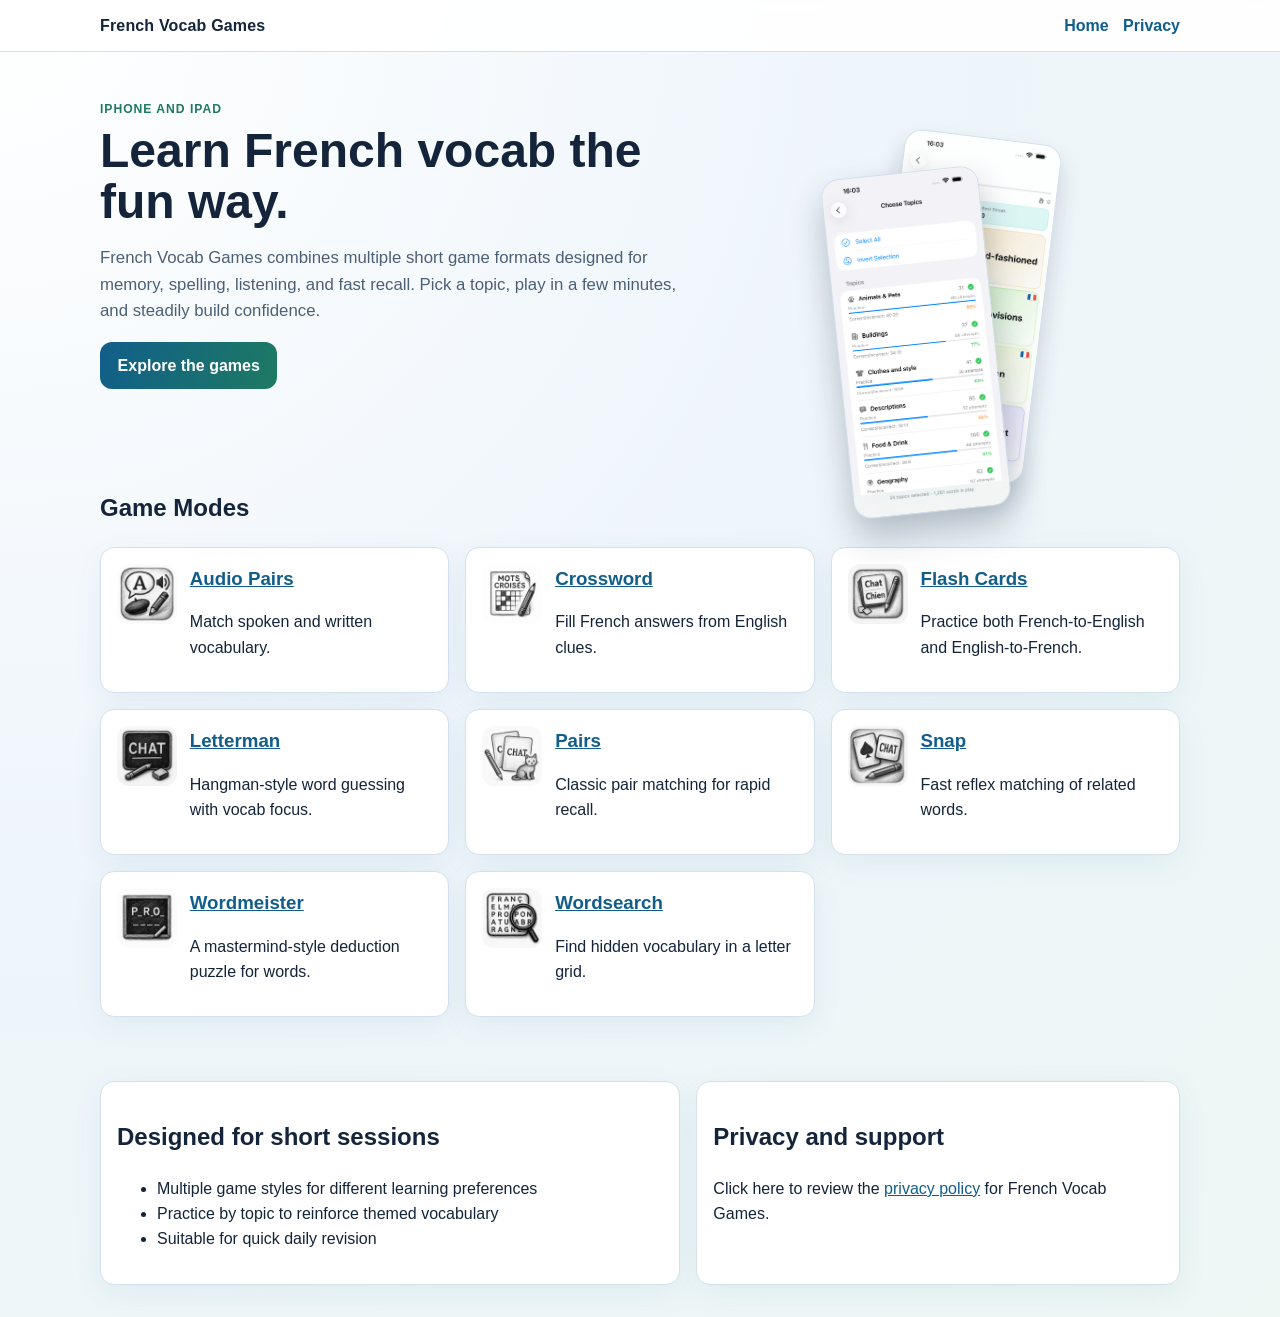
<file: index.html>
<!doctype html>
<html lang="en">
<head>
  <meta charset="utf-8">
  <meta name="viewport" content="width=device-width, initial-scale=1">
  <title>French Vocab Games</title>
  <meta name="description" content="French Vocab Games helps learners build French vocabulary through quick game modes including crossword, wordsearch, flash cards, snap, and more.">
  <link rel="stylesheet" href="styles.css">
</head>
<body>
  <header class="site-header">
    <div class="container">
      <a class="brand" href="index.html">French Vocab Games</a>
      <nav class="nav" aria-label="Main navigation">
        <a href="index.html">Home</a>
        <a href="privacy.html">Privacy</a>
      </nav>
    </div>
  </header>

  <main>
    <section class="hero">
      <div class="container grid two-col">
        <div>
          <p class="kicker">iPhone and iPad</p>
          <h1>Learn French vocab the fun way.</h1>
          <p class="lead">French Vocab Games combines multiple short game formats designed for memory, spelling, listening, and fast recall. Pick a topic, play in a few minutes, and steadily build confidence.</p>
          <p><a class="button" href="#games">Explore the games</a></p>
        </div>
        <div class="index-hero-media" aria-label="French Vocab Games screenshots">
          <div class="shot-stack" aria-label="French Vocab Games screenshots">
            <img class="shot shot-back" src="assets/pairs.png" alt="French Vocab Games pairs game screenshot">
            <img class="shot shot-front" src="assets/topics.png" alt="French Vocab Games topic statistics screen">
          </div>
        </div>
      </div>
    </section>

    <section class="section" id="games">
      <div class="container">
        <h2>Game Modes</h2>
        <div class="grid three-col">
          <article class="card game-card"><img class="icon" src="assets/icon-audio-pairs.png" alt="Audio Pairs icon"><div><h3><a href="games/audio-pairs.html">Audio Pairs</a></h3><p>Match spoken and written vocabulary.</p></div></article>
          <article class="card game-card"><img class="icon" src="assets/icon-crossword.png" alt="Crossword icon"><div><h3><a href="games/crossword.html">Crossword</a></h3><p>Fill French answers from English clues.</p></div></article>
          <article class="card game-card"><img class="icon" src="assets/icon-flash-cards.png" alt="Flash Cards icon"><div><h3><a href="games/flash-cards.html">Flash Cards</a></h3><p>Practice both French-to-English and English-to-French.</p></div></article>
          <article class="card game-card"><img class="icon" src="assets/icon-letterman.png" alt="Letterman icon"><div><h3><a href="games/letterman.html">Letterman</a></h3><p>Hangman-style word guessing with vocab focus.</p></div></article>
          <article class="card game-card"><img class="icon" src="assets/icon-pairs.png" alt="Pairs icon"><div><h3><a href="games/pairs.html">Pairs</a></h3><p>Classic pair matching for rapid recall.</p></div></article>
          <article class="card game-card"><img class="icon" src="assets/icon-snap.png" alt="Snap icon"><div><h3><a href="games/snap.html">Snap</a></h3><p>Fast reflex matching of related words.</p></div></article>
          <article class="card game-card"><img class="icon" src="assets/icon-wordmeister.png" alt="Wordmeister icon"><div><h3><a href="games/wordmeister.html">Wordmeister</a></h3><p>A mastermind-style deduction puzzle for words.</p></div></article>
          <article class="card game-card"><img class="icon" src="assets/icon-wordsearch.png" alt="Wordsearch icon"><div><h3><a href="games/wordsearch.html">Wordsearch</a></h3><p>Find hidden vocabulary in a letter grid.</p></div></article>
        </div>
      </div>
    </section>

    <section class="section">
      <div class="container grid two-col">
        <article class="card">
          <h2>Designed for short sessions</h2>
          <ul class="tight">
            <li>Multiple game styles for different learning preferences</li>
            <li>Practice by topic to reinforce themed vocabulary</li>
            <li>Suitable for quick daily revision</li>
          </ul>
        </article>
        <article class="card">
          <h2>Privacy and support</h2>
          <p>Click here to review the <a href="privacy.html">privacy policy</a> for French Vocab Games.</p>
        </article>
      </div>
    </section>
  </main>
  
  <script>
    document.getElementById('year').textContent = new Date().getFullYear();
  </script>
</body>
</html>
</file>
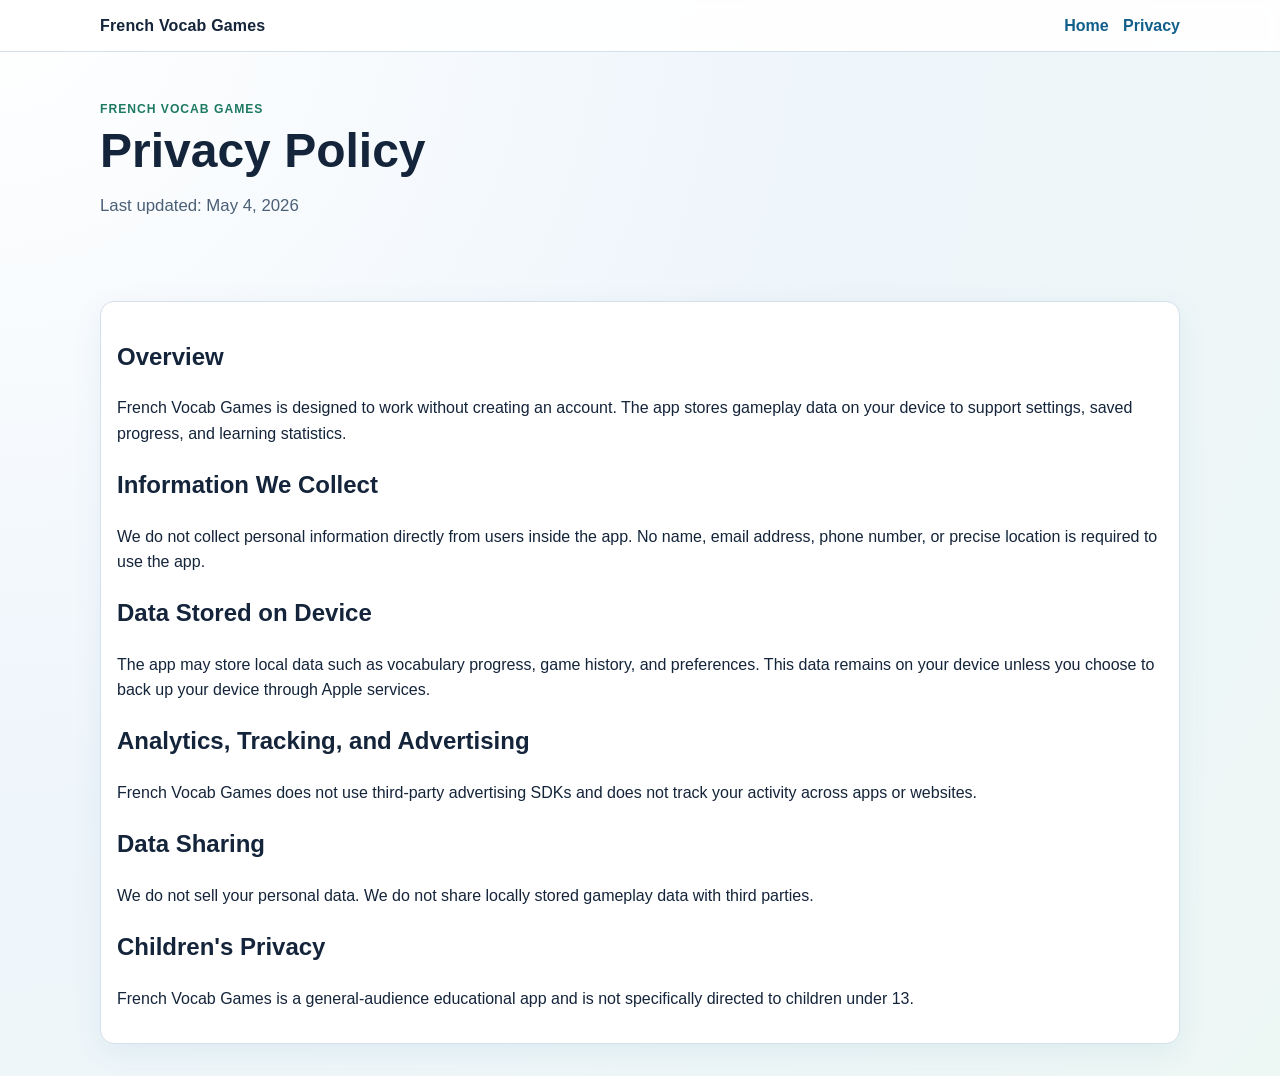
<file: privacy.html>
<!doctype html>
<html lang="en">
<head>
  <meta charset="utf-8">
  <meta name="viewport" content="width=device-width, initial-scale=1">
  <title>Privacy Policy | French Vocab Games</title>
  <meta name="description" content="Privacy policy for French Vocab Games.">
  <link rel="stylesheet" href="styles.css">
</head>
<body>
  <header class="site-header">
    <div class="container">
      <a class="brand" href="index.html">French Vocab Games</a>
      <nav class="nav" aria-label="Main navigation">
        <a href="index.html">Home</a>
        <a href="privacy.html">Privacy</a>
      </nav>
    </div>
  </header>

  <main>
    <section class="hero">
      <div class="container">
        <p class="kicker">French Vocab Games</p>
        <h1>Privacy Policy</h1>
        <p class="lead">Last updated: May 4, 2026</p>
      </div>
    </section>

    <section class="section">
      <div class="container card">
        <h2>Overview</h2>
        <p>French Vocab Games is designed to work without creating an account. The app stores gameplay data on your device to support settings, saved progress, and learning statistics.</p>

        <h2>Information We Collect</h2>
        <p>We do not collect personal information directly from users inside the app. No name, email address, phone number, or precise location is required to use the app.</p>

        <h2>Data Stored on Device</h2>
        <p>The app may store local data such as vocabulary progress, game history, and preferences. This data remains on your device unless you choose to back up your device through Apple services.</p>

        <h2>Analytics, Tracking, and Advertising</h2>
        <p>French Vocab Games does not use third-party advertising SDKs and does not track your activity across apps or websites.</p>

        <h2>Data Sharing</h2>
        <p>We do not sell your personal data. We do not share locally stored gameplay data with third parties.</p>

        <h2>Children's Privacy</h2>
        <p>French Vocab Games is a general-audience educational app and is not specifically directed to children under 13.</p>
	</div>
    </section>
  </main>
</body>
</html>
</file>
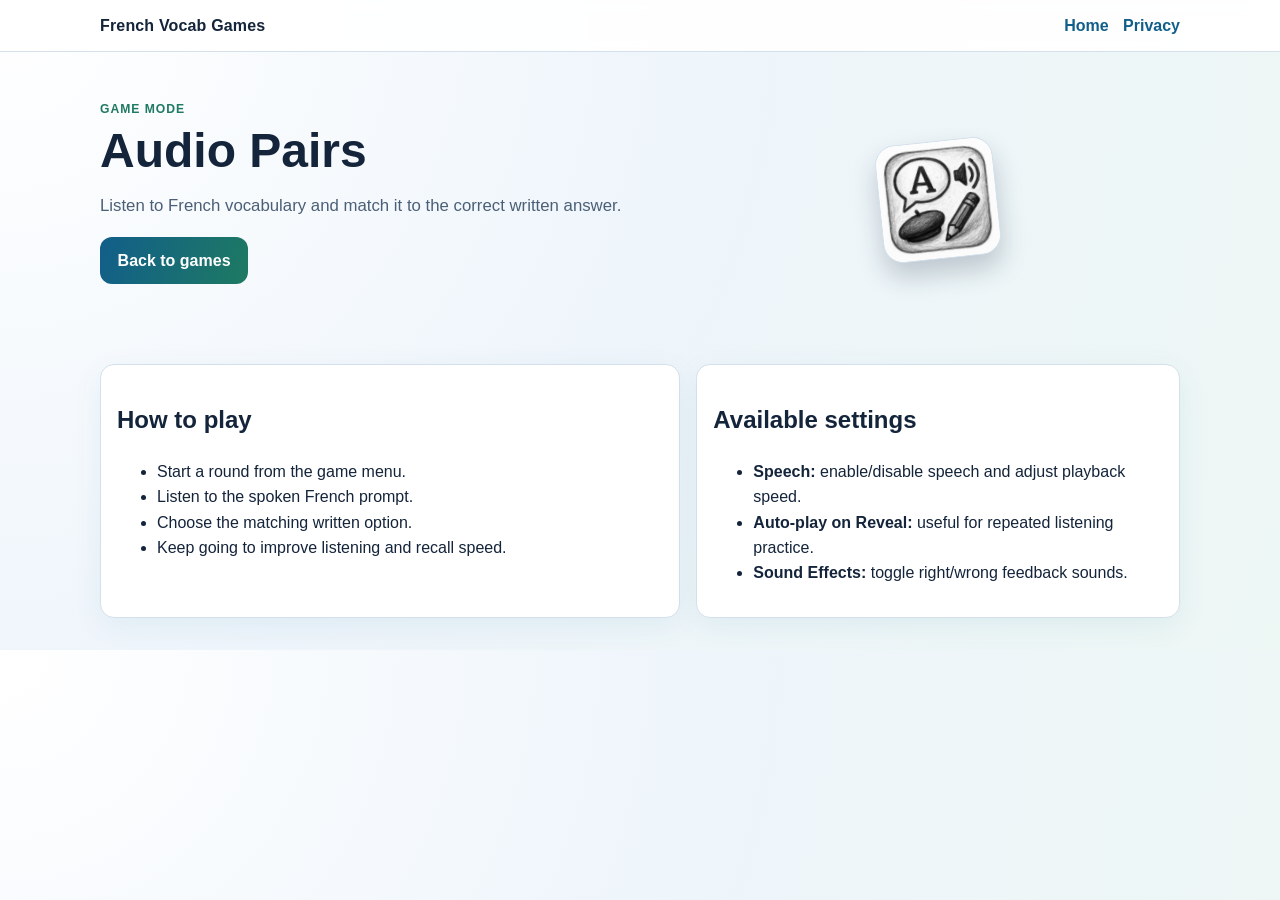
<file: games/audio-pairs.html>
<!doctype html>
<html lang="en">
<head>
  <meta charset="utf-8">
  <meta name="viewport" content="width=device-width, initial-scale=1">
  <title>Audio Pairs | French Vocab Games</title>
  <link rel="stylesheet" href="../styles.css">
</head>
<body>
  <header class="site-header"><div class="container"><a class="brand" href="../index.html">French Vocab Games</a><nav class="nav"><a href="../index.html">Home</a><a href="../privacy.html">Privacy</a></nav></div></header>
  <main>
    <section class="hero"><div class="container grid two-col"><div><p class="kicker">Game mode</p><h1>Audio Pairs</h1><p class="lead">Listen to French vocabulary and match it to the correct written answer.</p><p><a class="button" href="../index.html#games">Back to games</a></p></div><div class="media-frame"><img class="shot" src="../assets/icon-audio-pairs.png" alt="Audio Pairs icon"></div></div></section>
    <section class="section"><div class="container grid two-col"><article class="card"><h2>How to play</h2><ul class="tight"><li>Start a round from the game menu.</li><li>Listen to the spoken French prompt.</li><li>Choose the matching written option.</li><li>Keep going to improve listening and recall speed.</li></ul></article><article class="card"><h2>Available settings</h2><ul class="tight"><li><strong>Speech:</strong> enable/disable speech and adjust playback speed.</li><li><strong>Auto-play on Reveal:</strong> useful for repeated listening practice.</li><li><strong>Sound Effects:</strong> toggle right/wrong feedback sounds.</li></ul></article></div></section>
  </main>
</body>
</html>
</file>
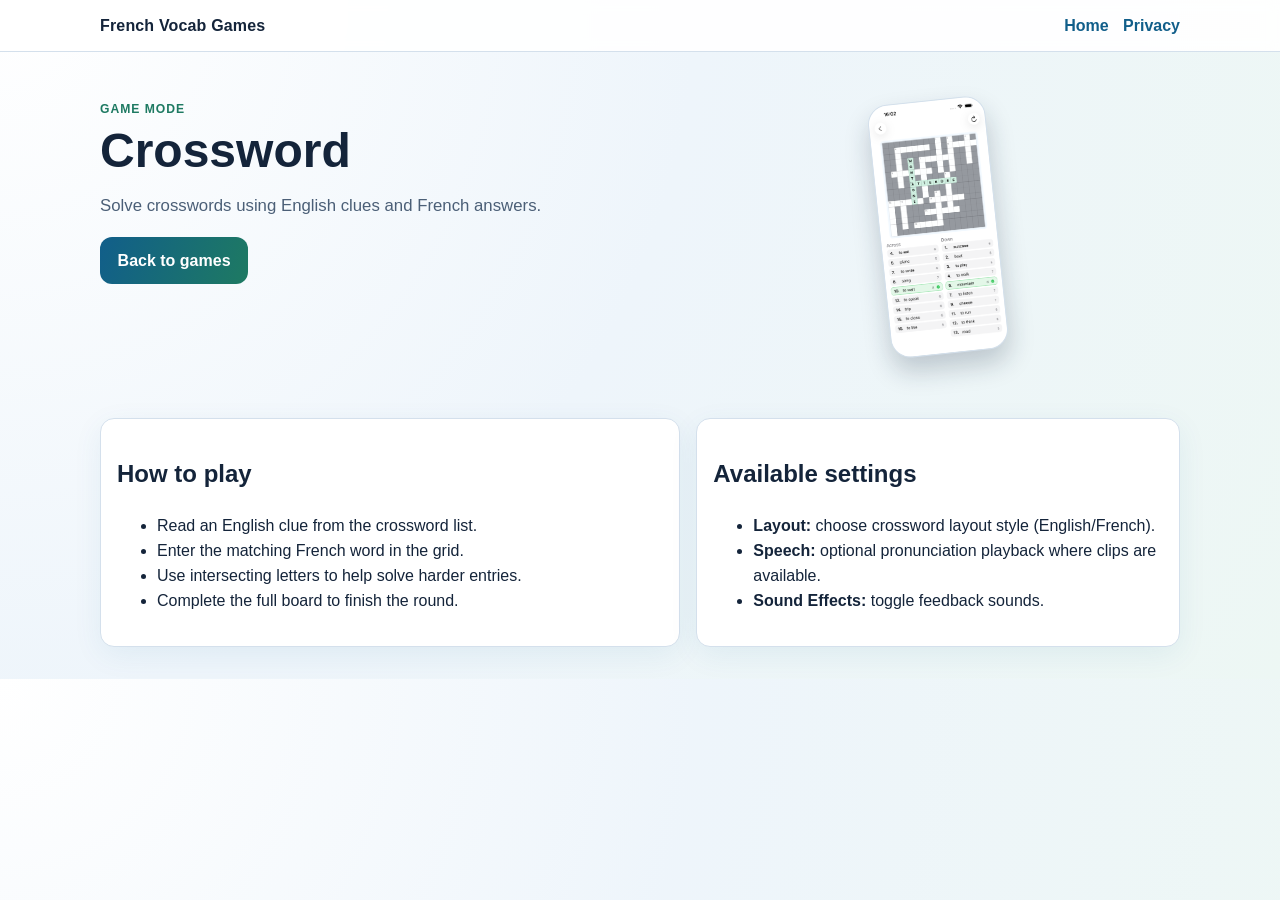
<file: games/crossword.html>
<!doctype html>
<html lang="en">
<head><meta charset="utf-8"><meta name="viewport" content="width=device-width, initial-scale=1"><title>Crossword | French Vocab Games</title><link rel="stylesheet" href="../styles.css"></head>
<body>
<header class="site-header"><div class="container"><a class="brand" href="../index.html">French Vocab Games</a><nav class="nav"><a href="../index.html">Home</a><a href="../privacy.html">Privacy</a></nav></div></header>
<main>
<section class="hero"><div class="container grid two-col"><div><p class="kicker">Game mode</p><h1>Crossword</h1><p class="lead">Solve crosswords using English clues and French answers.</p><p><a class="button" href="../index.html#games">Back to games</a></p></div><div class="media-frame"><img class="shot" src="../assets/crossword.png" alt="Crossword game screenshot"></div></div></section>
<section class="section"><div class="container grid two-col"><article class="card"><h2>How to play</h2><ul class="tight"><li>Read an English clue from the crossword list.</li><li>Enter the matching French word in the grid.</li><li>Use intersecting letters to help solve harder entries.</li><li>Complete the full board to finish the round.</li></ul></article><article class="card"><h2>Available settings</h2><ul class="tight"><li><strong>Layout:</strong> choose crossword layout style (English/French).</li><li><strong>Speech:</strong> optional pronunciation playback where clips are available.</li><li><strong>Sound Effects:</strong> toggle feedback sounds.</li></ul></article></div></section>
</main>
</body>
</html>
</file>
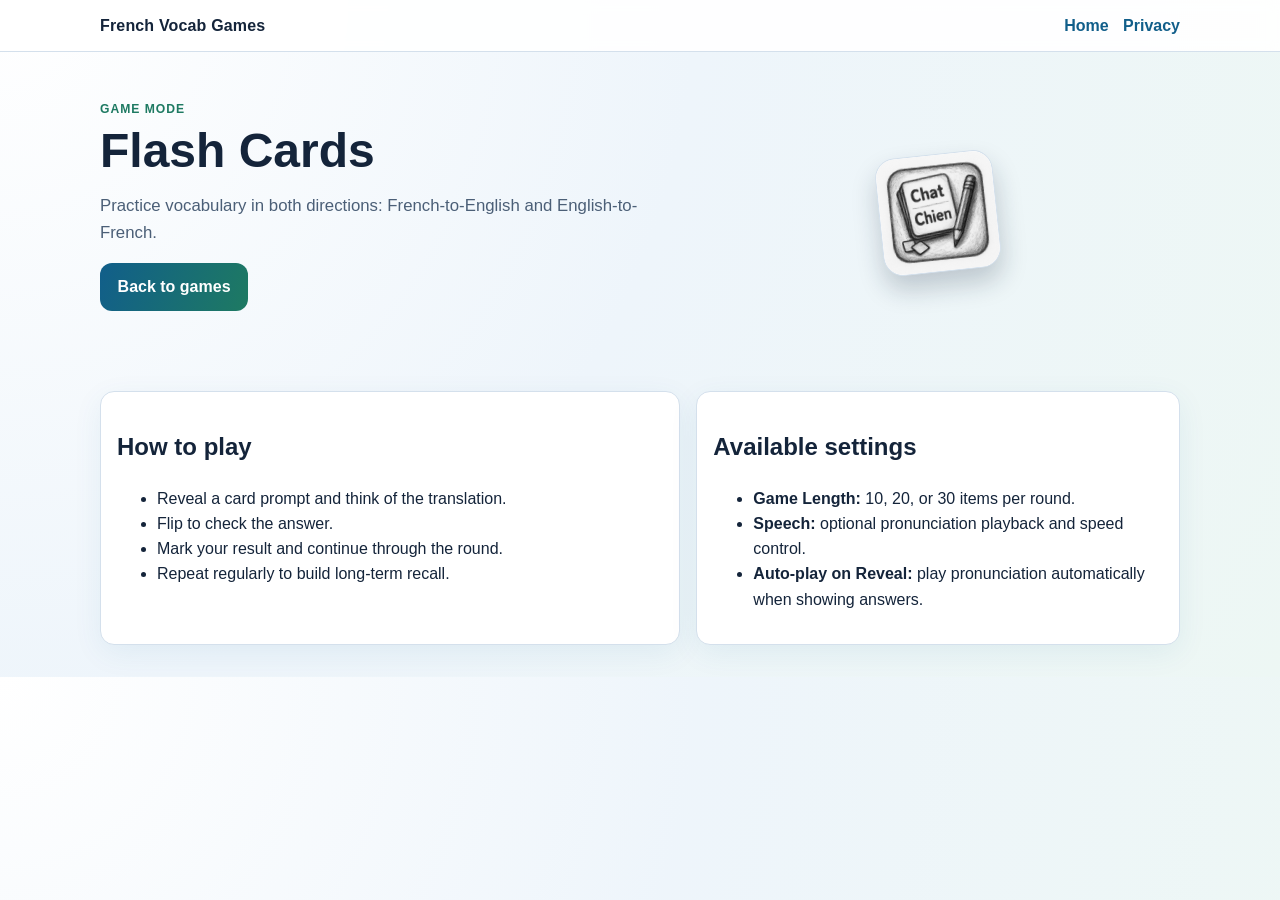
<file: games/flash-cards.html>
<!doctype html>
<html lang="en">
<head><meta charset="utf-8"><meta name="viewport" content="width=device-width, initial-scale=1"><title>Flash Cards | French Vocab Games</title><link rel="stylesheet" href="../styles.css"></head>
<body>
<header class="site-header"><div class="container"><a class="brand" href="../index.html">French Vocab Games</a><nav class="nav"><a href="../index.html">Home</a><a href="../privacy.html">Privacy</a></nav></div></header>
<main>
<section class="hero"><div class="container grid two-col"><div><p class="kicker">Game mode</p><h1>Flash Cards</h1><p class="lead">Practice vocabulary in both directions: French-to-English and English-to-French.</p><p><a class="button" href="../index.html#games">Back to games</a></p></div><div class="media-frame"><img class="shot" src="../assets/icon-flash-cards.png" alt="Flash Cards icon"></div></div></section>
<section class="section"><div class="container grid two-col"><article class="card"><h2>How to play</h2><ul class="tight"><li>Reveal a card prompt and think of the translation.</li><li>Flip to check the answer.</li><li>Mark your result and continue through the round.</li><li>Repeat regularly to build long-term recall.</li></ul></article><article class="card"><h2>Available settings</h2><ul class="tight"><li><strong>Game Length:</strong> 10, 20, or 30 items per round.</li><li><strong>Speech:</strong> optional pronunciation playback and speed control.</li><li><strong>Auto-play on Reveal:</strong> play pronunciation automatically when showing answers.</li></ul></article></div></section>
</main>
</body>
</html>
</file>
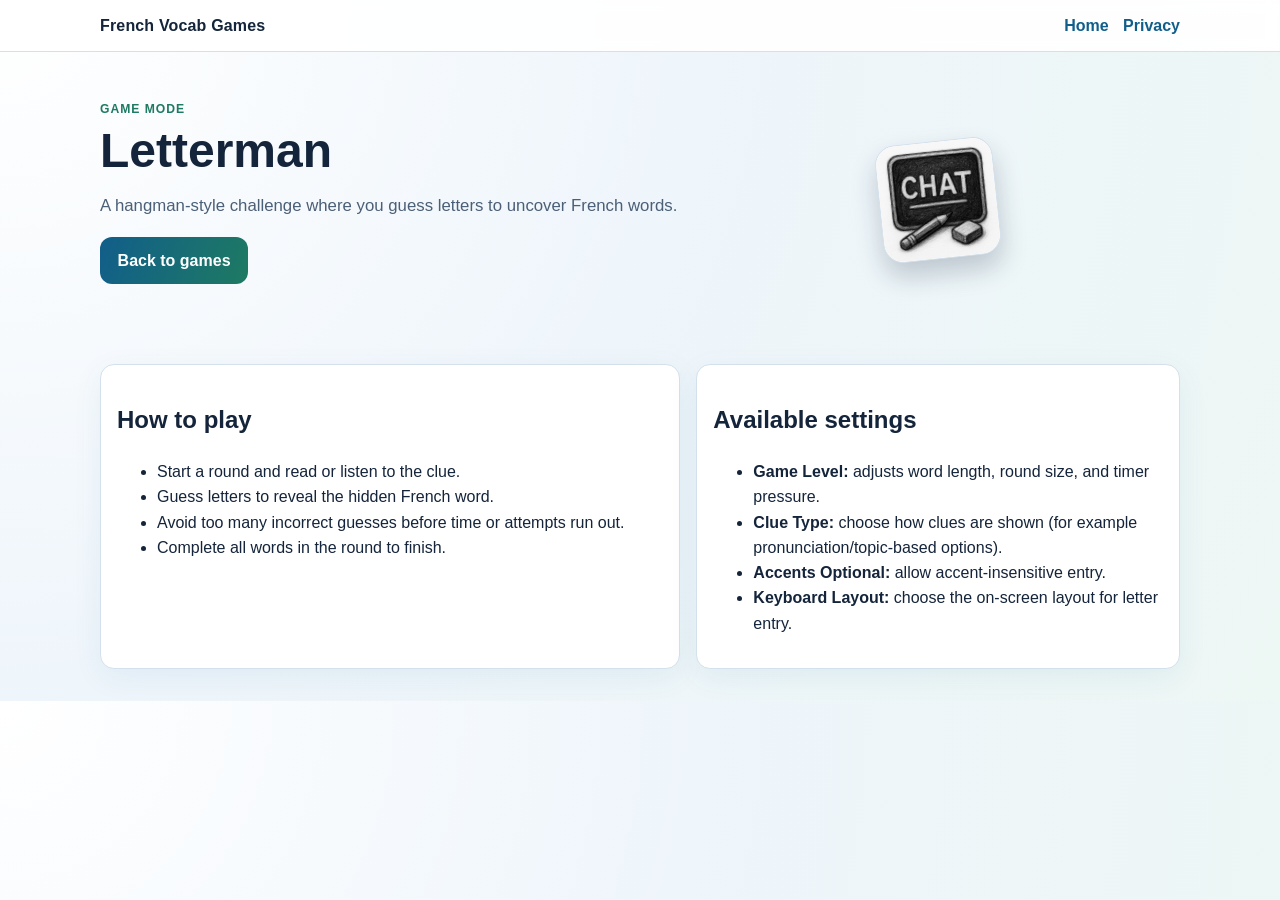
<file: games/letterman.html>
<!doctype html>
<html lang="en">
<head><meta charset="utf-8"><meta name="viewport" content="width=device-width, initial-scale=1"><title>Letterman | French Vocab Games</title><link rel="stylesheet" href="../styles.css"></head>
<body>
<header class="site-header"><div class="container"><a class="brand" href="../index.html">French Vocab Games</a><nav class="nav"><a href="../index.html">Home</a><a href="../privacy.html">Privacy</a></nav></div></header>
<main>
<section class="hero"><div class="container grid two-col"><div><p class="kicker">Game mode</p><h1>Letterman</h1><p class="lead">A hangman-style challenge where you guess letters to uncover French words.</p><p><a class="button" href="../index.html#games">Back to games</a></p></div><div class="media-frame"><img class="shot" src="../assets/icon-letterman.png" alt="Letterman icon"></div></div></section>
<section class="section"><div class="container grid two-col"><article class="card"><h2>How to play</h2><ul class="tight"><li>Start a round and read or listen to the clue.</li><li>Guess letters to reveal the hidden French word.</li><li>Avoid too many incorrect guesses before time or attempts run out.</li><li>Complete all words in the round to finish.</li></ul></article><article class="card"><h2>Available settings</h2><ul class="tight"><li><strong>Game Level:</strong> adjusts word length, round size, and timer pressure.</li><li><strong>Clue Type:</strong> choose how clues are shown (for example pronunciation/topic-based options).</li><li><strong>Accents Optional:</strong> allow accent-insensitive entry.</li><li><strong>Keyboard Layout:</strong> choose the on-screen layout for letter entry.</li></ul></article></div></section>
</main>
</body>
</html>
</file>
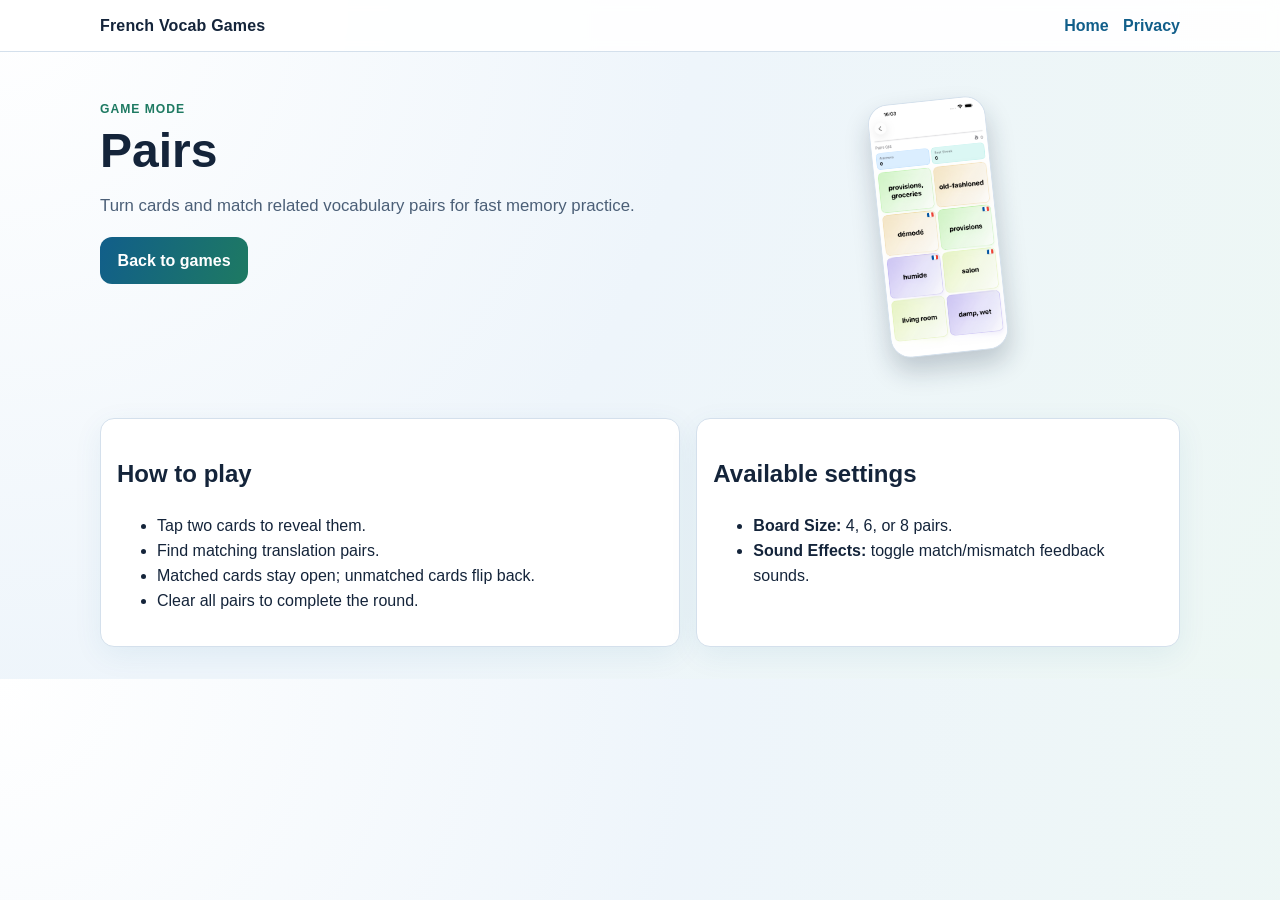
<file: games/pairs.html>
<!doctype html>
<html lang="en">
<head><meta charset="utf-8"><meta name="viewport" content="width=device-width, initial-scale=1"><title>Pairs | French Vocab Games</title><link rel="stylesheet" href="../styles.css"></head>
<body>
<header class="site-header"><div class="container"><a class="brand" href="../index.html">French Vocab Games</a><nav class="nav"><a href="../index.html">Home</a><a href="../privacy.html">Privacy</a></nav></div></header>
<main>
<section class="hero"><div class="container grid two-col"><div><p class="kicker">Game mode</p><h1>Pairs</h1><p class="lead">Turn cards and match related vocabulary pairs for fast memory practice.</p><p><a class="button" href="../index.html#games">Back to games</a></p></div><div class="media-frame"><img class="shot" src="../assets/pairs.png" alt="Pairs game screenshot"></div></div></section>
<section class="section"><div class="container grid two-col"><article class="card"><h2>How to play</h2><ul class="tight"><li>Tap two cards to reveal them.</li><li>Find matching translation pairs.</li><li>Matched cards stay open; unmatched cards flip back.</li><li>Clear all pairs to complete the round.</li></ul></article><article class="card"><h2>Available settings</h2><ul class="tight"><li><strong>Board Size:</strong> 4, 6, or 8 pairs.</li><li><strong>Sound Effects:</strong> toggle match/mismatch feedback sounds.</li></ul></article></div></section>
</main>
</body>
</html>
</file>
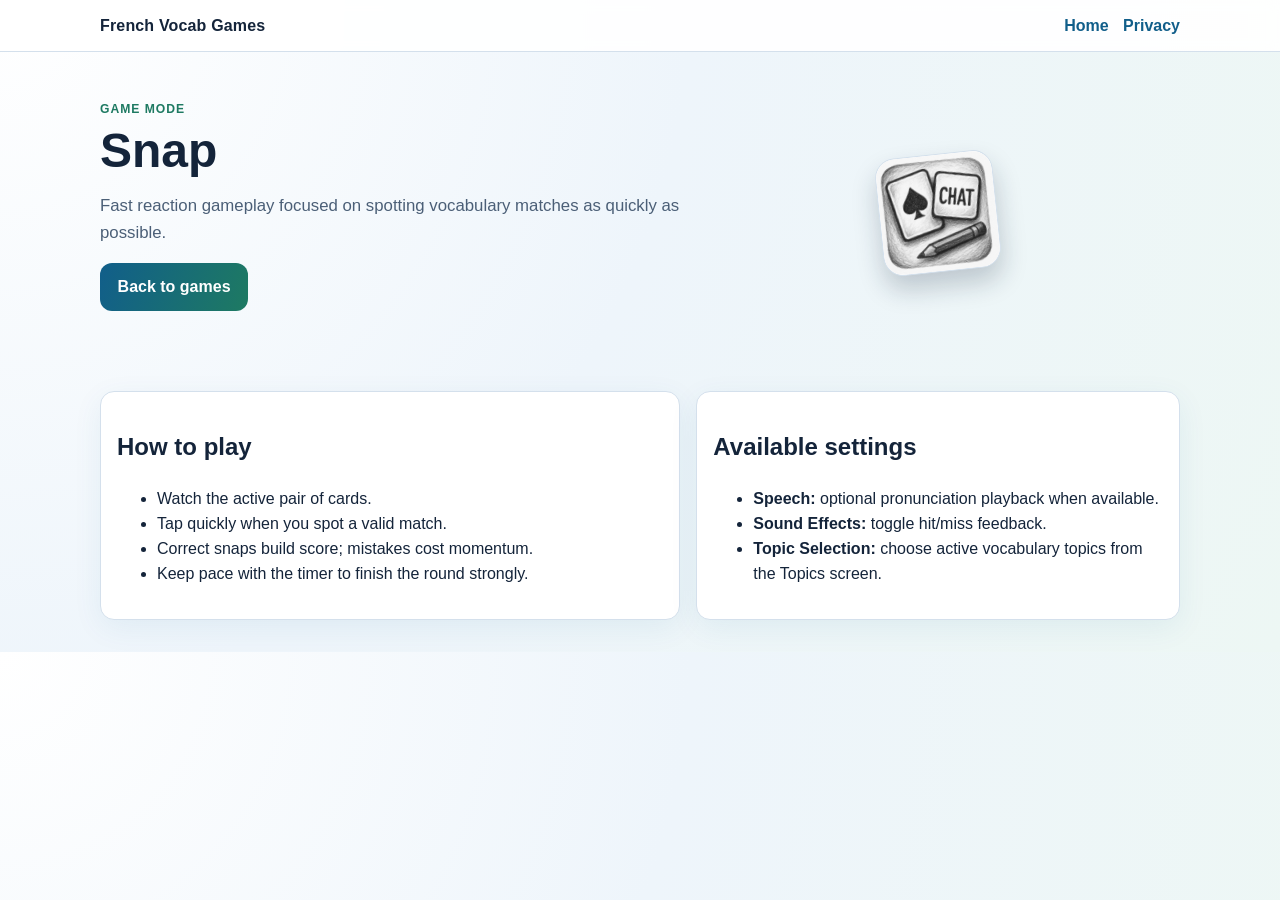
<file: games/snap.html>
<!doctype html>
<html lang="en">
<head><meta charset="utf-8"><meta name="viewport" content="width=device-width, initial-scale=1"><title>Snap | French Vocab Games</title><link rel="stylesheet" href="../styles.css"></head>
<body>
<header class="site-header"><div class="container"><a class="brand" href="../index.html">French Vocab Games</a><nav class="nav"><a href="../index.html">Home</a><a href="../privacy.html">Privacy</a></nav></div></header>
<main>
<section class="hero"><div class="container grid two-col"><div><p class="kicker">Game mode</p><h1>Snap</h1><p class="lead">Fast reaction gameplay focused on spotting vocabulary matches as quickly as possible.</p><p><a class="button" href="../index.html#games">Back to games</a></p></div><div class="media-frame"><img class="shot" src="../assets/icon-snap.png" alt="Snap icon"></div></div></section>
<section class="section"><div class="container grid two-col"><article class="card"><h2>How to play</h2><ul class="tight"><li>Watch the active pair of cards.</li><li>Tap quickly when you spot a valid match.</li><li>Correct snaps build score; mistakes cost momentum.</li><li>Keep pace with the timer to finish the round strongly.</li></ul></article><article class="card"><h2>Available settings</h2><ul class="tight"><li><strong>Speech:</strong> optional pronunciation playback when available.</li><li><strong>Sound Effects:</strong> toggle hit/miss feedback.</li><li><strong>Topic Selection:</strong> choose active vocabulary topics from the Topics screen.</li></ul></article></div></section>
</main>
</body>
</html>
</file>
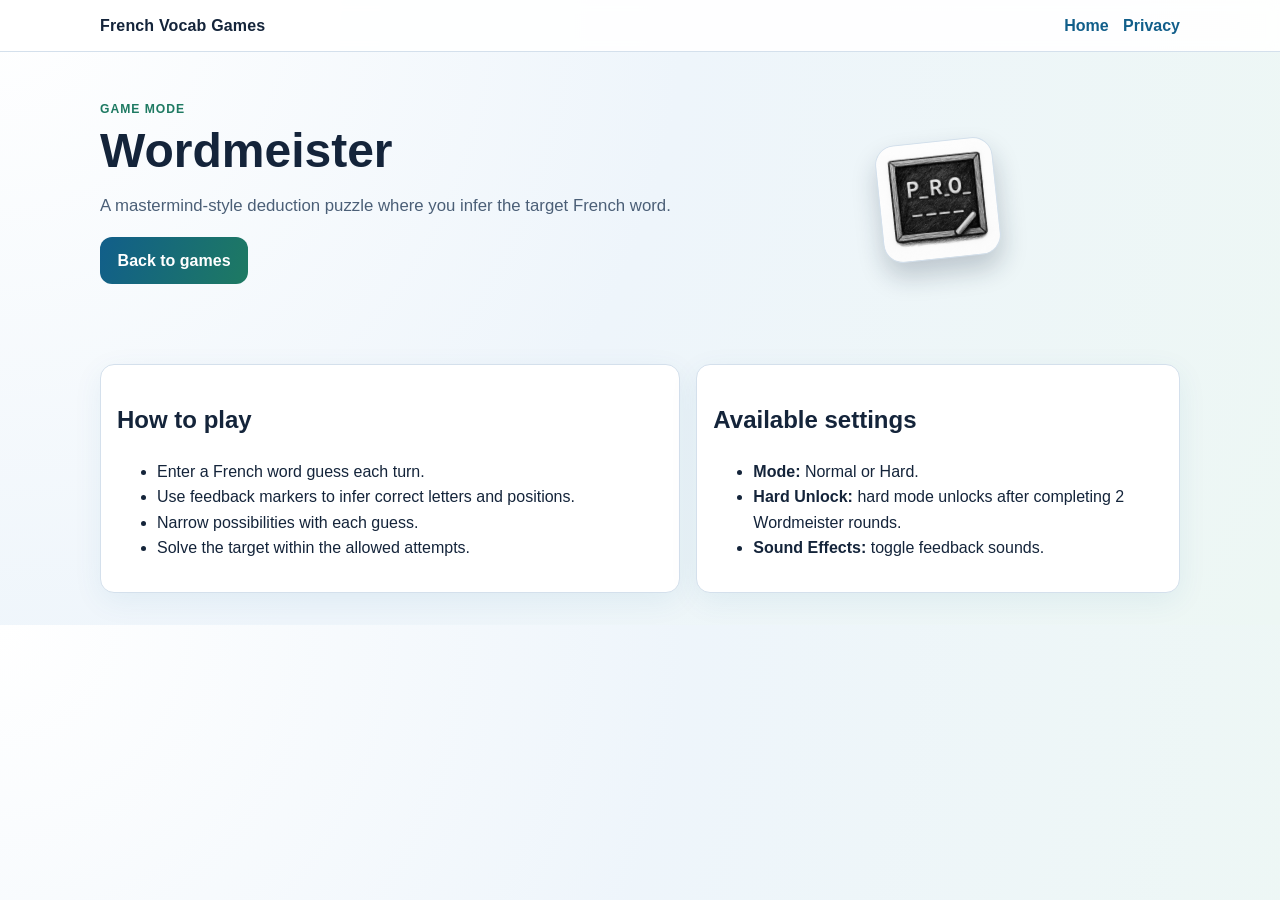
<file: games/wordmeister.html>
<!doctype html>
<html lang="en">
<head><meta charset="utf-8"><meta name="viewport" content="width=device-width, initial-scale=1"><title>Wordmeister | French Vocab Games</title><link rel="stylesheet" href="../styles.css"></head>
<body>
<header class="site-header"><div class="container"><a class="brand" href="../index.html">French Vocab Games</a><nav class="nav"><a href="../index.html">Home</a><a href="../privacy.html">Privacy</a></nav></div></header>
<main>
<section class="hero"><div class="container grid two-col"><div><p class="kicker">Game mode</p><h1>Wordmeister</h1><p class="lead">A mastermind-style deduction puzzle where you infer the target French word.</p><p><a class="button" href="../index.html#games">Back to games</a></p></div><div class="media-frame"><img class="shot" src="../assets/icon-wordmeister.png" alt="Wordmeister icon"></div></div></section>
<section class="section"><div class="container grid two-col"><article class="card"><h2>How to play</h2><ul class="tight"><li>Enter a French word guess each turn.</li><li>Use feedback markers to infer correct letters and positions.</li><li>Narrow possibilities with each guess.</li><li>Solve the target within the allowed attempts.</li></ul></article><article class="card"><h2>Available settings</h2><ul class="tight"><li><strong>Mode:</strong> Normal or Hard.</li><li><strong>Hard Unlock:</strong> hard mode unlocks after completing 2 Wordmeister rounds.</li><li><strong>Sound Effects:</strong> toggle feedback sounds.</li></ul></article></div></section>
</main>
</body>
</html>
</file>
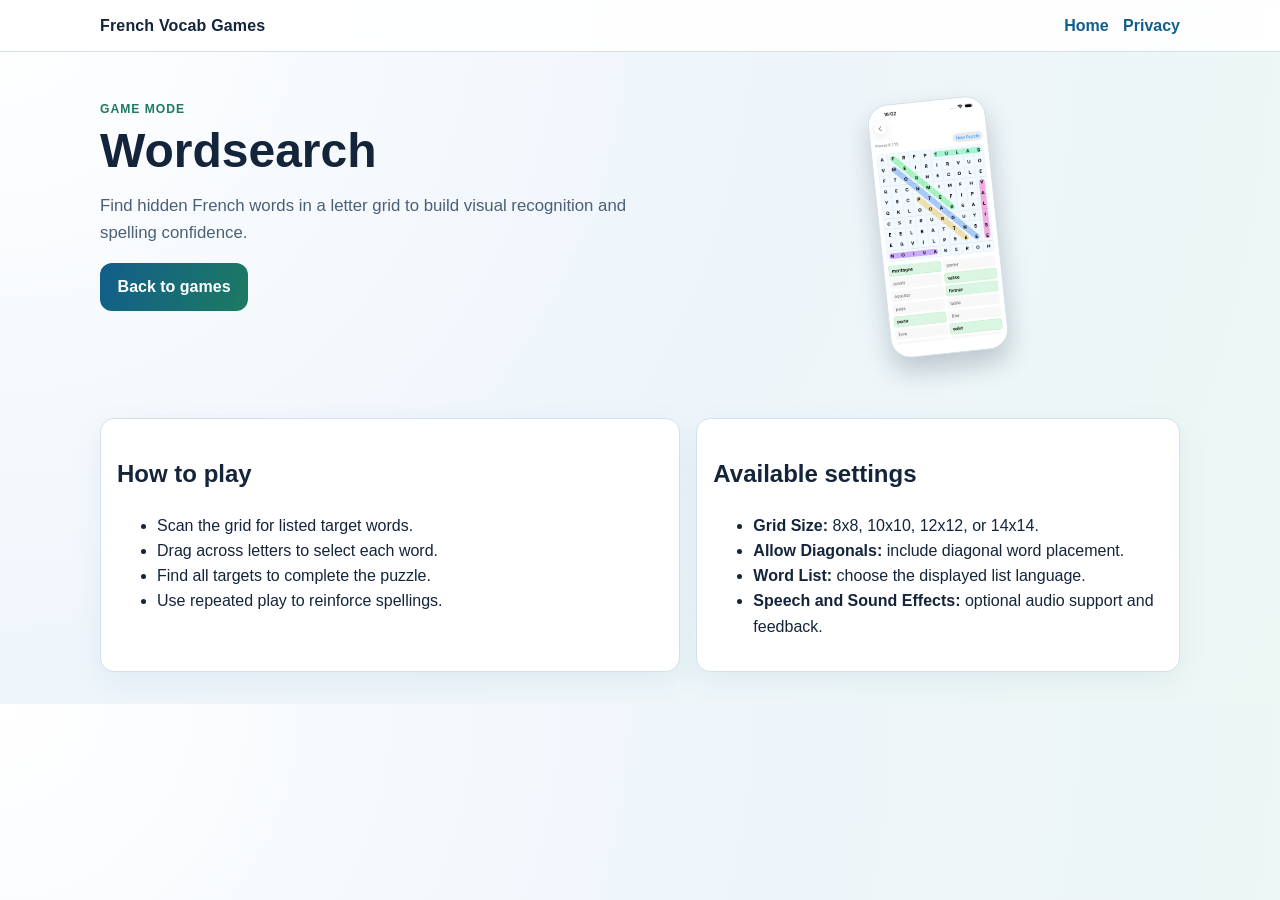
<file: games/wordsearch.html>
<!doctype html>
<html lang="en">
<head><meta charset="utf-8"><meta name="viewport" content="width=device-width, initial-scale=1"><title>Wordsearch | French Vocab Games</title><link rel="stylesheet" href="../styles.css"></head>
<body>
<header class="site-header"><div class="container"><a class="brand" href="../index.html">French Vocab Games</a><nav class="nav"><a href="../index.html">Home</a><a href="../privacy.html">Privacy</a></nav></div></header>
<main>
<section class="hero"><div class="container grid two-col"><div><p class="kicker">Game mode</p><h1>Wordsearch</h1><p class="lead">Find hidden French words in a letter grid to build visual recognition and spelling confidence.</p><p><a class="button" href="../index.html#games">Back to games</a></p></div><div class="media-frame"><img class="shot" src="../assets/wordsearch.png" alt="Wordsearch game screenshot"></div></div></section>
<section class="section"><div class="container grid two-col"><article class="card"><h2>How to play</h2><ul class="tight"><li>Scan the grid for listed target words.</li><li>Drag across letters to select each word.</li><li>Find all targets to complete the puzzle.</li><li>Use repeated play to reinforce spellings.</li></ul></article><article class="card"><h2>Available settings</h2><ul class="tight"><li><strong>Grid Size:</strong> 8x8, 10x10, 12x12, or 14x14.</li><li><strong>Allow Diagonals:</strong> include diagonal word placement.</li><li><strong>Word List:</strong> choose the displayed list language.</li><li><strong>Speech and Sound Effects:</strong> optional audio support and feedback.</li></ul></article></div></section>
</main>
</body>
</html>
</file>
<file: styles.css>
:root {
  --bg: #f4f8fb;
  --ink: #14243a;
  --muted: #4b5f77;
  --panel: #ffffff;
  --line: #d4e0ec;
  --brand: #115e8a;
  --brand-2: #1e7a62;
  --brand-3: #f09a3e;
}

* {
  box-sizing: border-box;
}

html,
body {
  margin: 0;
  padding: 0;
}

body {
  font-family: "Avenir Next", "Segoe UI", Helvetica, Arial, sans-serif;
  color: var(--ink);
  background: radial-gradient(circle at top left, #ffffff 0%, #eef5fb 48%, #edf7f4 100%);
  line-height: 1.58;
}

a {
  color: var(--brand);
}

.container {
  width: min(1080px, 92vw);
  margin: 0 auto;
}

.site-header {
  border-bottom: 1px solid var(--line);
  background: rgba(255, 255, 255, 0.9);
  backdrop-filter: blur(6px);
  position: sticky;
  top: 0;
  z-index: 10;
}

.site-header .container {
  display: flex;
  justify-content: space-between;
  align-items: center;
  gap: 1rem;
  padding: 0.8rem 0;
}

.brand {
  font-weight: 800;
  letter-spacing: 0.01em;
  text-decoration: none;
  color: var(--ink);
}

.nav {
  display: flex;
  gap: 0.9rem;
  flex-wrap: wrap;
}

.nav a {
  text-decoration: none;
  font-weight: 600;
}

.hero {
  padding: 3rem 0 2rem;
}

.hero h1 {
  margin: 0;
  font-size: clamp(2rem, 5vw, 3rem);
  line-height: 1.08;
}

.lead {
  color: var(--muted);
  max-width: 68ch;
  font-size: 1.05rem;
}

.button {
  display: inline-block;
  padding: 0.7rem 1.1rem;
  background: linear-gradient(110deg, var(--brand), var(--brand-2));
  color: #fff;
  text-decoration: none;
  border-radius: 12px;
  font-weight: 700;
}

.button:hover {
  filter: brightness(1.06);
}

.section {
  padding: 2rem 0;
}

.grid {
  display: grid;
  gap: 1rem;
}

.three-col {
  grid-template-columns: repeat(3, 1fr);
}

.two-col {
  grid-template-columns: 1.2fr 1fr;
}

.card {
  background: var(--panel);
  border: 1px solid var(--line);
  border-radius: 14px;
  padding: 1rem;
  box-shadow: 0 8px 30px rgba(17, 94, 138, 0.07);
}

.hero .media-frame {
  display: flex;
  align-items: center;
  justify-content: center;
  min-height: 180px;
}

.game-card {
  display: flex;
  gap: 0.8rem;
  align-items: flex-start;
}

.game-card img.icon {
  width: 60px;
  height: 60px;
  border-radius: 12px;
  flex: 0 0 auto;
}

.game-card h3 {
  margin: 0 0 0.3rem;
}

.shot {
  width: 100%;
  border: 1px solid var(--line);
  border-radius: 16px;
  display: block;
  background: #fff;
}

.index-hero-media {
  display: flex;
  align-items: center;
  justify-content: center;
  min-height: 250px;
}

.shot-stack {
  position: relative;
  width: 230px;
  height: 250px;
}

.shot-stack .shot {
  width: 158px;
  position: absolute;
  border-radius: 18px;
}

.shot-stack .shot-back {
  right: 10px;
  top: 8px;
  transform: rotate(7deg);
  opacity: 0.92;
  box-shadow: 0 14px 26px rgba(20, 36, 58, 0.2);
  z-index: 1;
}

.shot-stack .shot-front {
  left: 14px;
  top: 44px;
  transform: rotate(-6deg);
  box-shadow: 0 18px 34px rgba(20, 36, 58, 0.28);
  z-index: 2;
}

.hero .media-frame .shot {
  width: min(34%, 118px);
  transform: rotate(-6deg);
  border-radius: 20px;
  box-shadow: 0 14px 26px rgba(20, 36, 58, 0.22);
}

.kicker {
  text-transform: uppercase;
  letter-spacing: 0.08em;
  font-size: 0.76rem;
  font-weight: 800;
  color: var(--brand-2);
  margin: 0 0 0.35rem;
}

footer {
  margin-top: 2rem;
  border-top: 1px solid var(--line);
  color: var(--muted);
}

footer .container {
  padding: 1.1rem 0;
}

ul.tight {
  margin-top: 0.45rem;
}

@media (max-width: 900px) {
  .three-col,
  .two-col {
    grid-template-columns: 1fr;
  }

  .hero .media-frame {
    min-height: 0;
  }

  .hero .media-frame .shot {
    width: min(38vw, 140px);
    transform: none;
  }

  .index-hero-media {
    min-height: 0;
  }

  .shot-stack {
    width: auto;
    height: auto;
  }

  .shot-stack .shot {
    position: static;
    width: min(44vw, 150px);
    transform: none;
    margin: 0 auto;
    display: block;
  }

  .shot-stack .shot-back {
    display: none;
  }
}
</file>
